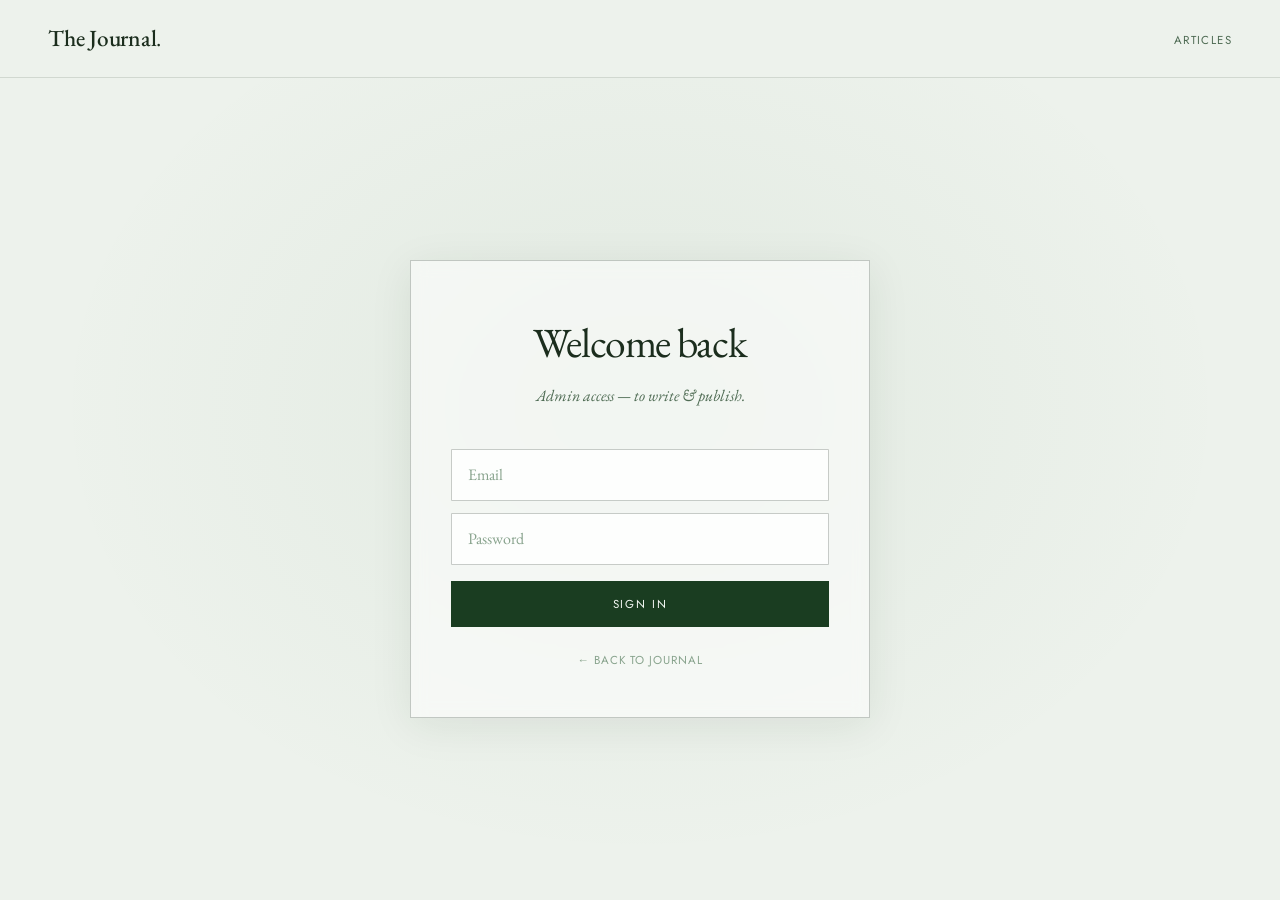
<file: front-end/pages/admim login.html>
<!DOCTYPE html>
<html lang="pt">

<head>
    <meta charset="UTF-8">
    <meta name="viewport" content="width=device-width, initial-scale=1.0">
    <title>Admin — The Journal.</title>
    <link rel="stylesheet" href="../css/styles.css">
</head>

<body>

    <div style="display: flex; flex-direction: column; min-height: 100vh;">

        <nav>
            <a class="logo" href="index.html">The Journal<span>.</span></a>
            <ul class="nav-links">
                <li><a href="articles.html">Articles</a></li>
            </ul>
        </nav>

        <div class="auth-page">
            <div class="auth-box">
                <h1>Welcome back</h1>
                <p class="auth-sub">Admin access — to write &amp; publish.</p>
                <input class="auth-field" type="email" placeholder="Email" id="auth-email">
                <input class="auth-field" type="password" placeholder="Password" id="auth-pass">
                <button class="btn-auth" onclick="login()">Sign In</button>
                <a class="back-to-journal" href="index.html">← Back to journal</a>
            </div>
        </div>

    </div>

    <div class="toast" id="toast"></div>
    <script src="../js/app.js"></script>
    <script>
        // Already logged in → skip to editor
        if (isAdmin()) window.location.href = 'admin-write.html';

        function login() {
            const email = document.getElementById('auth-email').value.trim();
            const pass = document.getElementById('auth-pass').value;

            if (email === DEMO_EMAIL && pass === DEMO_PASS) {
                localStorage.setItem(AUTH_KEY, 'true');
                window.location.href = 'admin-write.html';
            } else {
                showToast('Credenciais incorretas.');
            }
        }

        document.getElementById('auth-pass').addEventListener('keydown', e => {
            if (e.key === 'Enter') login();
        });
    </script>

</body>

</html>
</file>
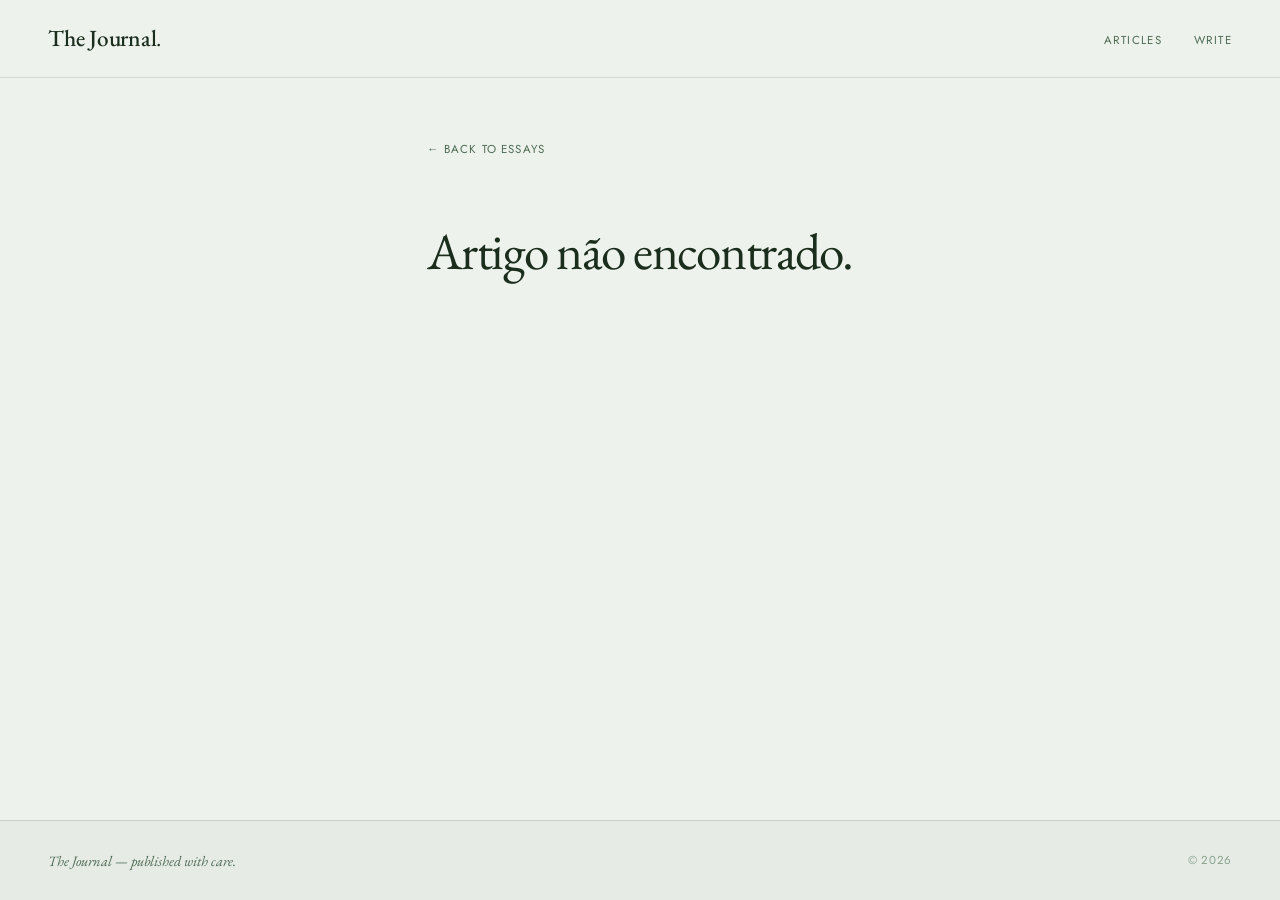
<file: front-end/pages/article.html>
<!DOCTYPE html>
<html lang="pt">

<head>
    <meta charset="UTF-8">
    <meta name="viewport" content="width=device-width, initial-scale=1.0">
    <title>Article — The Journal.</title>
    <link rel="stylesheet" href="../css/styles.css">
</head>

<body>

    <div style="display: flex; flex-direction: column; min-height: 100vh;">

        <nav>
            <a class="logo" href="../index.html">The Journal<span>.</span></a>
            <ul class="nav-links">
                <li><a href="articles.html">Articles</a></li>
                <li id="nav-write"></li>
            </ul>
        </nav>

        <div class="article-page">
            <a class="back-link" href="articles.html">← Back to essays</a>
            <p class="article-page-kicker" id="read-tag"></p>
            <h1 id="read-title">A carregar…</h1>
            <div class="article-page-meta" id="read-meta" style="display:none;">
                <span id="read-date"></span>
                <span id="read-time"></span>
            </div>
            <div class="article-body" id="read-body"></div>
        </div>

        <footer>
            <p>The Journal — published with care.</p>
            <span>© 2026</span>
        </footer>

    </div>

    <script src="../js/app.js"></script>
    <script>
        // Nav write link
        const navWrite = document.getElementById('nav-write');
        if (isAdmin()) {
            navWrite.innerHTML = '<a href="admin-write.html">Write</a>';
        } else {
            navWrite.innerHTML = '<a href="admin-login.html">Write</a>';
        }

        const params = new URLSearchParams(window.location.search);
        const idParam = params.get('id');

        function renderApiArticle(art) {
            document.title = `${art.title} — The Journal.`;
            document.getElementById('read-title').textContent = art.title;
            document.getElementById('read-date').textContent = formatDate(art.published_at);
            document.getElementById('read-time').textContent = readTime(art.content || '');
            document.getElementById('read-meta').style.display = 'flex';

            // Converte parágrafos duplos em <p>
            const body = (art.content || '')
                .split(/\n\n+/)
                .map(p => {
                    p = p.trim();
                    if (!p) return '';
                    return (p.startsWith('"') || p.startsWith('“'))
                        ? `<blockquote>${p}</blockquote>`
                        : `<p>${p}</p>`;
                })
                .join('');
            document.getElementById('read-body').innerHTML = body;
        }

        function renderLocalArticle(art) {
            document.title = `${art.title} — The Journal.`;
            document.getElementById('read-tag').textContent = art.tag || '';
            document.getElementById('read-title').textContent = art.title;
            document.getElementById('read-date').textContent = formatDate(art.date);
            document.getElementById('read-time').textContent = readTime(art.body);
            document.getElementById('read-meta').style.display = 'flex';

            document.getElementById('read-body').innerHTML = art.body
                .split('\n\n')
                .map(p => (p.startsWith('"') || p.startsWith('“'))
                    ? `<blockquote>${p}</blockquote>`
                    : `<p>${p}</p>`)
                .join('');
        }

        // Tenta API primeiro, depois localStorage
        const numericId = parseInt(idParam, 10);

        if (!isNaN(numericId) && API_BASE !== undefined) {
            apiGetArticle(numericId)
                .then(renderApiArticle)
                .catch(() => {
                    const art = getArticles()[numericId];
                    if (art) renderLocalArticle(art);
                    else document.getElementById('read-title').textContent = 'Artigo não encontrado.';
                });
        } else {
            const art = getArticles()[numericId];
            if (art) renderLocalArticle(art);
            else document.getElementById('read-title').textContent = 'Artigo não encontrado.';
        }
    </script>

</body>

</html>
</file>
<file: front-end/css/styles.css>
@import url('https://fonts.googleapis.com/css2?family=EB+Garamond:ital,wght@0,400;0,500;0,600;1,400;1,500;1,600&family=Jost:wght@300;400;500&display=swap');

*, *::before, *::after {
  box-sizing: border-box;
  margin: 0;
  padding: 0;
}

:root {
  --bg:           #edf2ec;
  --bg-card:      #e3ede5;
  --bg-hover:     rgba(46,110,55,0.05);
  --text:         #1b2d1d;
  --text-muted:   #4e6b53;
  --text-hint:    #88a38d;
  --border:       rgba(27,45,29,0.13);
  --border-strong:rgba(27,45,29,0.24);
  --green-deep:   #1a3d21;
  --green-mid:    #2d6a34;
  --green-light:  #d6e9d8;
  --serif: 'EB Garamond', Georgia, serif;
  --sans:  'Jost', sans-serif;
}

html {
  scroll-behavior: smooth;
}

::selection {
  background: var(--green-light);
  color: var(--green-deep);
}

body {
  background: var(--bg);
  color: var(--text);
  font-family: var(--serif);
  font-size: 17px;
  line-height: 1.6;
  min-height: 100vh;
}

:focus-visible {
  outline: 2px solid var(--green-mid);
  outline-offset: 3px;
}

/* ── Nav ── */
nav {
  position: sticky;
  top: 0;
  z-index: 50;
  display: flex;
  align-items: center;
  justify-content: space-between;
  padding: 1.25rem 3rem;
  background: rgba(237, 242, 236, 0.88);
  backdrop-filter: blur(14px);
  -webkit-backdrop-filter: blur(14px);
  border-bottom: 0.5px solid var(--border);
}

.logo {
  font-family: var(--serif);
  font-size: 1.45rem;
  font-weight: 500;
  letter-spacing: -0.01em;
  color: var(--text);
  text-decoration: none;
  cursor: pointer;
  transition: color 0.2s;
}
.logo:hover { color: var(--green-mid); }
.logo span  { font-weight: 400; }

.nav-links {
  display: flex;
  gap: 2rem;
  list-style: none;
}

.nav-links a {
  font-family: var(--sans);
  font-size: 0.72rem;
  letter-spacing: 0.12em;
  font-weight: 400;
  text-transform: uppercase;
  color: var(--text-muted);
  text-decoration: none;
  cursor: pointer;
  transition: color 0.2s;
  position: relative;
}
.nav-links a::after {
  content: '';
  position: absolute;
  bottom: -3px;
  left: 0;
  right: 0;
  height: 1px;
  background: var(--green-mid);
  transform: scaleX(0);
  transition: transform 0.25s;
}
.nav-links a:hover        { color: var(--text); }
.nav-links a:hover::after { transform: scaleX(1); }

/* ── Hero ── */
.hero {
  flex: 1;
  display: flex;
  flex-direction: column;
  align-items: center;
  justify-content: center;
  text-align: center;
  padding: 6rem 2rem 4rem;
  background: radial-gradient(ellipse at 50% 60%, rgba(46,106,52,0.07) 0%, transparent 70%);
}

.hero-kicker {
  font-family: var(--sans);
  font-size: 0.65rem;
  letter-spacing: 0.22em;
  font-weight: 400;
  color: var(--green-mid);
  text-transform: uppercase;
  margin-bottom: 1.6rem;
}

.hero-title {
  font-family: var(--serif);
  font-size: clamp(2.8rem, 6vw, 4.8rem);
  font-weight: 400;
  line-height: 1.08;
  letter-spacing: -0.025em;
  max-width: 720px;
  color: var(--text);
}
.hero-title em {
  font-style: italic;
  color: var(--green-mid);
}

.hero-sub {
  margin-top: 2rem;
  font-size: 1.05rem;
  color: var(--text-muted);
  max-width: 440px;
  line-height: 1.75;
  font-family: var(--serif);
}

/* ── Divider ── */
.divider {
  border: none;
  border-top: 0.5px solid var(--border);
  margin: 0 3rem;
}

/* ── Essays section ── */
.essays-section {
  padding: 3rem 3rem 2rem;
}

.essays-header {
  display: flex;
  align-items: baseline;
  justify-content: space-between;
  margin-bottom: 2rem;
}

.essays-header h2 {
  font-family: var(--serif);
  font-size: 1.8rem;
  font-weight: 400;
}

.essays-count {
  font-family: var(--serif);
  font-style: italic;
  font-size: 0.95rem;
  color: var(--text-hint);
}

/* Loading state */
.loading-state {
  padding: 3rem 2rem;
  text-align: center;
  font-family: var(--sans);
  font-size: 0.75rem;
  letter-spacing: 0.12em;
  text-transform: uppercase;
  color: var(--text-hint);
}

/* Empty state */
.empty-state {
  border: 1px dashed var(--border-strong);
  padding: 3.5rem 2rem;
  text-align: center;
  background: rgba(46,106,52,0.02);
}
.empty-state p:first-child {
  font-style: italic;
  font-size: 1.2rem;
  color: var(--text-muted);
  margin-bottom: 0.5rem;
}
.empty-state p:last-child {
  font-family: var(--sans);
  font-size: 0.78rem;
  color: var(--text-hint);
  letter-spacing: 0.04em;
}

/* Article cards */
.article-card {
  border-top: 0.5px solid var(--border);
  padding: 1.85rem 1rem;
  margin: 0 -1rem;
  cursor: pointer;
  border-radius: 2px;
  transition: background 0.22s;
}
.article-card:hover {
  background: var(--bg-hover);
}
.article-card:last-child {
  border-bottom: 0.5px solid var(--border);
}

.article-meta {
  display: flex;
  align-items: center;
  gap: 1rem;
  margin-bottom: 0.65rem;
}

.article-date {
  font-family: var(--sans);
  font-size: 0.7rem;
  letter-spacing: 0.1em;
  color: var(--text-hint);
  text-transform: uppercase;
}

.article-tag {
  font-family: var(--sans);
  font-size: 0.62rem;
  letter-spacing: 0.08em;
  color: var(--green-mid);
  text-transform: uppercase;
  border: 0.5px solid rgba(45,106,52,0.35);
  padding: 2px 8px;
  background: rgba(45,106,52,0.06);
}

.article-title {
  font-family: var(--serif);
  font-size: 1.55rem;
  font-weight: 400;
  letter-spacing: -0.015em;
  line-height: 1.2;
  margin-bottom: 0.5rem;
  transition: color 0.2s;
}
.article-card:hover .article-title {
  color: var(--green-mid);
}

.article-excerpt {
  font-size: 0.95rem;
  color: var(--text-muted);
  line-height: 1.65;
  max-width: 600px;
}

/* ── Newsletter ── */
.newsletter-section {
  padding: 5rem 3rem;
  text-align: center;
  background: linear-gradient(to bottom, var(--bg), var(--bg-card));
  border-top: 0.5px solid var(--border);
}

.newsletter-kicker {
  font-family: var(--sans);
  font-size: 0.65rem;
  letter-spacing: 0.22em;
  font-weight: 400;
  color: var(--green-mid);
  text-transform: uppercase;
  margin-bottom: 1.2rem;
}

.newsletter-title {
  font-family: var(--serif);
  font-size: clamp(2rem, 4vw, 3rem);
  font-weight: 400;
  line-height: 1.15;
  letter-spacing: -0.025em;
  max-width: 600px;
  margin: 0 auto 1rem;
}
.newsletter-title em {
  font-style: italic;
  color: var(--green-mid);
}

.newsletter-sub {
  font-size: 0.95rem;
  color: var(--text-muted);
  margin-bottom: 2.5rem;
  line-height: 1.7;
}

.newsletter-form {
  display: flex;
  max-width: 420px;
  margin: 0 auto;
  box-shadow: 0 4px 24px rgba(27,45,29,0.08);
}

.newsletter-form input {
  flex: 1;
  padding: 0.85rem 1.1rem;
  font-family: var(--serif);
  font-size: 0.95rem;
  background: #fff;
  border: 0.5px solid var(--border-strong);
  border-right: none;
  color: var(--text);
  outline: none;
  transition: border-color 0.2s;
}
.newsletter-form input::placeholder { color: var(--text-hint); }
.newsletter-form input:focus        { border-color: var(--green-mid); }

.btn-subscribe {
  padding: 0.85rem 1.6rem;
  background: var(--green-deep);
  color: #f4f8f4;
  font-family: var(--sans);
  font-size: 0.7rem;
  letter-spacing: 0.14em;
  text-transform: uppercase;
  font-weight: 400;
  border: none;
  cursor: pointer;
  transition: background 0.2s;
}
.btn-subscribe:hover { background: var(--green-mid); }

/* ── Footer ── */
footer {
  border-top: 0.5px solid var(--border);
  padding: 1.75rem 3rem;
  display: flex;
  align-items: center;
  justify-content: space-between;
  background: rgba(27,45,29,0.03);
}

footer p {
  font-family: var(--serif);
  font-style: italic;
  font-size: 0.9rem;
  color: var(--text-muted);
}

footer span {
  font-family: var(--sans);
  font-size: 0.72rem;
  color: var(--text-hint);
  letter-spacing: 0.06em;
}

/* ── Page header ── */
.page-header {
  padding: 3rem 3rem 0;
}
.page-header h1 {
  font-family: var(--serif);
  font-size: 2.6rem;
  font-weight: 400;
  letter-spacing: -0.025em;
}

/* ── Article read page ── */
.article-page {
  max-width: 700px;
  margin: 0 auto;
  padding: 3.5rem 2rem 6rem;
  flex: 1;
}

.back-link {
  font-family: var(--sans);
  font-size: 0.72rem;
  letter-spacing: 0.1em;
  color: var(--text-muted);
  text-decoration: none;
  cursor: pointer;
  display: inline-flex;
  align-items: center;
  gap: 0.3rem;
  margin-bottom: 3rem;
  transition: color 0.2s;
  text-transform: uppercase;
}
.back-link:hover { color: var(--green-mid); }

.article-page-kicker {
  font-family: var(--sans);
  font-size: 0.63rem;
  letter-spacing: 0.2em;
  color: var(--green-mid);
  text-transform: uppercase;
  margin-bottom: 1rem;
}

.article-page h1 {
  font-family: var(--serif);
  font-size: clamp(2.2rem, 4.5vw, 3.2rem);
  font-weight: 400;
  line-height: 1.08;
  letter-spacing: -0.025em;
  margin-bottom: 1.6rem;
  color: var(--text);
}

.article-page-meta {
  display: flex;
  align-items: center;
  gap: 1.5rem;
  padding-bottom: 2.5rem;
  border-bottom: 0.5px solid var(--border);
  margin-bottom: 3rem;
}
.article-page-meta span {
  font-family: var(--sans);
  font-size: 0.7rem;
  letter-spacing: 0.1em;
  color: var(--text-hint);
  text-transform: uppercase;
}

.article-body p {
  margin-bottom: 1.6rem;
  font-size: 1.08rem;
  line-height: 1.82;
  color: var(--text);
}
.article-body p.lead {
  font-size: 1.22rem;
  line-height: 1.7;
}
.article-body blockquote {
  border-left: 2px solid var(--green-mid);
  margin: 2.5rem 0;
  padding-left: 1.75rem;
  font-style: italic;
  font-size: 1.18rem;
  color: var(--text-muted);
  line-height: 1.65;
}

/* ── Auth page ── */
.auth-page {
  flex: 1;
  display: flex;
  flex-direction: column;
  align-items: center;
  justify-content: center;
  padding: 4rem 2rem;
  background: radial-gradient(ellipse at 50% 40%, rgba(46,106,52,0.06) 0%, transparent 65%);
}

.auth-box {
  width: 100%;
  max-width: 460px;
  text-align: center;
  background: rgba(255,255,255,0.55);
  border: 0.5px solid var(--border-strong);
  padding: 3rem 2.5rem;
  backdrop-filter: blur(8px);
  -webkit-backdrop-filter: blur(8px);
  box-shadow: 0 8px 40px rgba(27,45,29,0.08);
}

.auth-box h1 {
  font-family: var(--serif);
  font-size: 2.6rem;
  font-weight: 400;
  letter-spacing: -0.025em;
  margin-bottom: 0.5rem;
  color: var(--text);
}

.auth-box .auth-sub {
  font-style: italic;
  font-size: 1rem;
  color: var(--text-muted);
  margin-bottom: 2.5rem;
  line-height: 1.6;
}

.auth-field {
  width: 100%;
  padding: 0.9rem 1rem;
  font-family: var(--serif);
  font-size: 1rem;
  background: rgba(255,255,255,0.8);
  border: 0.5px solid var(--border-strong);
  color: var(--text);
  outline: none;
  display: block;
  margin-bottom: 0.75rem;
  transition: border-color 0.2s, box-shadow 0.2s;
  border-radius: 1px;
}
.auth-field::placeholder { color: var(--text-hint); }
.auth-field:focus {
  border-color: var(--green-mid);
  box-shadow: 0 0 0 3px rgba(45,106,52,0.1);
}

.btn-auth {
  width: 100%;
  padding: 0.95rem;
  background: var(--green-deep);
  color: #f4f8f4;
  font-family: var(--sans);
  font-size: 0.72rem;
  letter-spacing: 0.16em;
  text-transform: uppercase;
  font-weight: 400;
  border: none;
  cursor: pointer;
  margin-top: 0.25rem;
  transition: background 0.2s;
}
.btn-auth:hover { background: var(--green-mid); }

.auth-signup {
  margin-top: 1.4rem;
  font-family: var(--sans);
  font-size: 0.78rem;
  color: var(--text-hint);
}
.auth-signup a {
  color: var(--green-mid);
  text-decoration: underline;
  cursor: pointer;
}
.auth-signup a:hover { color: var(--text); }

.auth-footer {
  margin-top: 1.5rem;
  font-family: var(--sans);
  font-size: 0.78rem;
  color: var(--text-hint);
}
.auth-footer a {
  color: var(--text-muted);
  text-decoration: underline;
  cursor: pointer;
}
.auth-footer a:hover { color: var(--text); }

.back-to-journal {
  display: block;
  margin-top: 1.5rem;
  font-family: var(--sans);
  font-size: 0.72rem;
  letter-spacing: 0.08em;
  color: var(--text-hint);
  cursor: pointer;
  text-decoration: none;
  transition: color 0.2s;
  text-transform: uppercase;
}
.back-to-journal:hover { color: var(--green-mid); }

/* ── Write page ── */
.write-page {
  flex: 1;
  display: flex;
  flex-direction: column;
  padding: 3rem;
  max-width: 780px;
  width: 100%;
  margin: 0 auto;
}

.write-toolbar {
  display: flex;
  align-items: center;
  justify-content: space-between;
  margin-bottom: 2.5rem;
  padding-bottom: 1.5rem;
  border-bottom: 0.5px solid var(--border);
}

.write-toolbar span {
  font-family: var(--sans);
  font-size: 0.7rem;
  letter-spacing: 0.14em;
  text-transform: uppercase;
  color: var(--text-hint);
}

.write-actions { display: flex; gap: 0.75rem; }

.btn-outline {
  padding: 0.52rem 1.1rem;
  background: transparent;
  color: var(--text-muted);
  font-family: var(--sans);
  font-size: 0.7rem;
  letter-spacing: 0.1em;
  text-transform: uppercase;
  border: 0.5px solid var(--border-strong);
  cursor: pointer;
  transition: all 0.2s;
  text-decoration: none;
  display: inline-block;
}
.btn-outline:hover {
  background: var(--bg-hover);
  color: var(--text);
  border-color: var(--green-mid);
}

.btn-publish {
  padding: 0.52rem 1.25rem;
  background: var(--green-deep);
  color: #f4f8f4;
  font-family: var(--sans);
  font-size: 0.7rem;
  letter-spacing: 0.1em;
  text-transform: uppercase;
  border: none;
  cursor: pointer;
  transition: background 0.2s;
}
.btn-publish:hover { background: var(--green-mid); }

.write-title-input {
  font-family: var(--serif);
  font-size: 2.8rem;
  font-weight: 400;
  letter-spacing: -0.025em;
  line-height: 1.1;
  color: var(--text);
  background: transparent;
  border: none;
  outline: none;
  width: 100%;
  margin-bottom: 1.5rem;
  resize: none;
}
.write-title-input::placeholder { color: var(--text-hint); }

.write-tag-input {
  font-family: var(--sans);
  font-size: 0.7rem;
  letter-spacing: 0.14em;
  text-transform: uppercase;
  color: var(--text-muted);
  background: transparent;
  border: none;
  border-bottom: 0.5px solid var(--border);
  outline: none;
  width: 100%;
  padding: 0.4rem 0;
  margin-bottom: 2rem;
  transition: border-color 0.2s;
}
.write-tag-input::placeholder { color: var(--text-hint); }
.write-tag-input:focus       { border-color: var(--green-mid); }

.write-excerpt-input {
  font-family: var(--serif);
  font-size: 1rem;
  line-height: 1.65;
  color: var(--text-muted);
  background: transparent;
  border: none;
  border-bottom: 0.5px solid var(--border);
  outline: none;
  width: 100%;
  padding: 0.4rem 0;
  margin-bottom: 1.75rem;
  resize: none;
  min-height: 56px;
  transition: border-color 0.2s;
}
.write-excerpt-input::placeholder { color: var(--text-hint); }
.write-excerpt-input:focus        { border-color: var(--green-mid); }

.write-body-input {
  font-family: var(--serif);
  font-size: 1.12rem;
  line-height: 1.85;
  color: var(--text);
  background: transparent;
  border: none;
  outline: none;
  width: 100%;
  flex: 1;
  min-height: 420px;
  resize: none;
}
.write-body-input::placeholder { color: var(--text-hint); }

/* ── Flash messages ── */
.flash {
  padding: 0.9rem 3rem;
  font-family: var(--sans);
  font-size: 0.78rem;
  letter-spacing: 0.04em;
}
.flash-success {
  background: rgba(45,106,52,0.1);
  color: #1a4d22;
  border-bottom: 0.5px solid rgba(45,106,52,0.25);
}
.flash-danger {
  background: rgba(155,28,28,0.08);
  color: #7a1515;
  border-bottom: 0.5px solid rgba(155,28,28,0.2);
}
.flash-warning {
  background: rgba(130,100,20,0.08);
  color: #6b5210;
  border-bottom: 0.5px solid rgba(130,100,20,0.2);
}

/* ── Admin panel ── */
.admin-section {
  padding: 3rem;
  flex: 1;
}

.admin-toolbar {
  display: flex;
  align-items: center;
  justify-content: space-between;
  margin-bottom: 2.5rem;
  padding-bottom: 1.5rem;
  border-bottom: 0.5px solid var(--border);
}

.admin-article-row {
  display: flex;
  align-items: center;
  justify-content: space-between;
  padding: 1.3rem 1rem;
  margin: 0 -1rem;
  border-top: 0.5px solid var(--border);
  gap: 1rem;
  transition: background 0.2s;
  border-radius: 2px;
}
.admin-article-row:hover        { background: var(--bg-hover); }
.admin-article-row:last-child   { border-bottom: 0.5px solid var(--border); }

.admin-article-title {
  font-family: var(--serif);
  font-size: 1.1rem;
  font-weight: 400;
  margin-bottom: 0.3rem;
  transition: color 0.2s;
}
.admin-article-row:hover .admin-article-title { color: var(--green-mid); }

.admin-article-meta {
  font-family: var(--sans);
  font-size: 0.67rem;
  letter-spacing: 0.08em;
  color: var(--text-hint);
  text-transform: uppercase;
  display: flex;
  align-items: center;
  gap: 0.5rem;
}

.status-badge {
  font-family: var(--sans);
  font-size: 0.58rem;
  letter-spacing: 0.1em;
  text-transform: uppercase;
  padding: 2px 7px;
  border: 0.5px solid;
}
.status-badge-draft {
  color: var(--text-hint);
  border-color: var(--border-strong);
}
.status-badge-published {
  color: var(--green-mid);
  border-color: rgba(45,106,52,0.4);
  background: rgba(45,106,52,0.07);
}

.admin-actions {
  display: flex;
  gap: 0.5rem;
  flex-shrink: 0;
}

.btn-sm {
  padding: 0.35rem 0.85rem;
  font-family: var(--sans);
  font-size: 0.64rem;
  letter-spacing: 0.08em;
  text-transform: uppercase;
  cursor: pointer;
  border: 0.5px solid var(--border-strong);
  background: transparent;
  color: var(--text-muted);
  transition: all 0.2s;
  text-decoration: none;
  display: inline-block;
}
.btn-sm:hover {
  background: var(--bg-hover);
  color: var(--text);
  border-color: var(--green-mid);
}
.btn-sm-danger {
  border-color: rgba(155,28,28,0.28);
  color: #882020;
}
.btn-sm-danger:hover {
  background: rgba(155,28,28,0.06);
  border-color: rgba(155,28,28,0.4);
}
.btn-sm-primary {
  background: var(--green-deep);
  color: #f4f8f4;
  border-color: var(--green-deep);
}
.btn-sm-primary:hover {
  background: var(--green-mid);
  border-color: var(--green-mid);
  color: #f4f8f4;
}

/* ── Toast ── */
.toast {
  position: fixed;
  bottom: 2rem;
  left: 50%;
  transform: translateX(-50%) translateY(4rem);
  background: var(--green-deep);
  color: #f4f8f4;
  font-family: var(--sans);
  font-size: 0.75rem;
  letter-spacing: 0.08em;
  padding: 0.8rem 1.75rem;
  opacity: 0;
  transition: all 0.3s cubic-bezier(0.34,1.56,0.64,1);
  pointer-events: none;
  z-index: 100;
  box-shadow: 0 4px 20px rgba(27,45,29,0.2);
}
.toast.show {
  opacity: 1;
  transform: translateX(-50%) translateY(0);
}

/* ── Hero Featured ── */
.hero-featured {
  position: relative;
  min-height: 420px;
  display: flex;
  align-items: flex-end;
  overflow: hidden;
}
.hero-featured-overlay {
  position: absolute;
  inset: 0;
  background: linear-gradient(to top, rgba(10,24,12,0.85) 0%, rgba(10,24,12,0.3) 60%, transparent 100%);
  pointer-events: none;
}
.hero-featured-inner {
  position: relative;
  z-index: 2;
  padding: 3.5rem 4rem;
  max-width: 720px;
}
.hero-feat-tag {
  font-family: var(--sans);
  font-size: 0.62rem;
  letter-spacing: 0.2em;
  text-transform: uppercase;
  color: var(--green-light);
  background: rgba(45,106,52,0.45);
  padding: 3px 10px;
  display: inline-block;
  margin-bottom: 1.2rem;
  border: 0.5px solid rgba(214,233,216,0.3);
}
.hero-feat-title {
  font-family: var(--serif);
  font-size: clamp(2.2rem, 5vw, 3.8rem);
  font-weight: 400;
  line-height: 1.08;
  letter-spacing: -0.025em;
  color: #f4f8f4;
  margin-bottom: 1.2rem;
}
.hero-feat-title em { font-style: italic; color: var(--green-light); }
.hero-feat-sub {
  font-family: var(--serif);
  font-size: 1.05rem;
  color: rgba(244,248,244,0.75);
  line-height: 1.7;
  margin-bottom: 1.8rem;
}
.hero-feat-meta {
  font-family: var(--sans);
  font-size: 0.68rem;
  letter-spacing: 0.1em;
  color: rgba(244,248,244,0.65);
  text-transform: uppercase;
  display: flex;
  align-items: center;
  gap: 0.6rem;
  margin-bottom: 1.5rem;
}
.hero-feat-dot { opacity: 0.4; }
.hero-feat-read {
  font-family: var(--sans);
  font-size: 0.7rem;
  letter-spacing: 0.14em;
  text-transform: uppercase;
  color: #f4f8f4;
  text-decoration: none;
  border-bottom: 0.5px solid rgba(244,248,244,0.45);
  padding-bottom: 2px;
  transition: color 0.2s, border-color 0.2s;
}
.hero-feat-read:hover { color: var(--green-light); border-color: var(--green-light); }

/* ── Quick bar ── */
.quick-bar {
  display: grid;
  grid-template-columns: repeat(3, 1fr);
  border-top: 0.5px solid var(--border);
  border-bottom: 0.5px solid var(--border);
}
.quick-bar-item {
  display: flex;
  align-items: center;
  gap: 1rem;
  padding: 1.25rem 1.75rem;
  border-right: 0.5px solid var(--border);
  transition: background 0.2s;
}
.quick-bar-item:last-child { border-right: none; }
.quick-bar-item:hover { background: var(--bg-hover); }
.quick-bar-thumb {
  width: 56px;
  height: 56px;
  flex-shrink: 0;
  border-radius: 6px;
  display: flex;
  align-items: center;
  justify-content: center;
}
.quick-bar-thumb--ig {
  background: linear-gradient(45deg, #f09433 0%, #e6683c 25%, #dc2743 50%, #cc2366 75%, #bc1888 100%);
}
.quick-bar-thumb--tt {
  background: #010101;
}
.quick-bar-text h4 {
  font-family: var(--serif);
  font-size: 1rem;
  font-weight: 500;
  margin-bottom: 0.2rem;
  color: var(--text);
}
.quick-bar-text p {
  font-family: var(--sans);
  font-size: 0.75rem;
  color: var(--text-muted);
  line-height: 1.5;
}
.quick-bar-text a {
  color: var(--green-mid);
  text-decoration: underline;
  text-underline-offset: 2px;
  font-weight: 500;
}
.quick-bar-text a:hover { color: var(--green-deep); }

/* ── Main layout (two-column) ── */
.main-layout {
  display: grid;
  grid-template-columns: 1fr 320px;
  gap: 0;
  min-height: 60vh;
}
.articles-col {
  padding: 2.5rem 3rem;
  border-right: 0.5px solid var(--border);
}
.page-header-mag {
  display: flex;
  align-items: baseline;
  justify-content: space-between;
  margin-bottom: 2rem;
  padding-bottom: 1.25rem;
  border-bottom: 0.5px solid var(--border);
}
.page-header-mag h1 {
  font-family: var(--serif);
  font-size: 2rem;
  font-weight: 400;
  letter-spacing: -0.02em;
}

/* ── Card large ── */
.card-large {
  display: flex;
  flex-direction: column;
  text-decoration: none;
  margin-bottom: 2rem;
  border: 0.5px solid var(--border);
  overflow: hidden;
  transition: box-shadow 0.25s;
}
.card-large:hover { box-shadow: 0 6px 28px rgba(27,45,29,0.1); }
.card-large-img {
  width: 100%;
  height: 260px;
  position: relative;
  display: flex;
  align-items: flex-start;
  padding: 1rem 1.25rem;
}
.card-tag {
  font-family: var(--sans);
  font-size: 0.58rem;
  letter-spacing: 0.18em;
  text-transform: uppercase;
  color: #f4f8f4;
  background: rgba(27,45,29,0.55);
  padding: 3px 9px;
  border: 0.5px solid rgba(244,248,244,0.25);
}
.card-large-body {
  padding: 1.5rem 1.5rem 1.25rem;
  background: var(--bg-card);
}
.card-large-body h2 {
  font-family: var(--serif);
  font-size: 1.75rem;
  font-weight: 400;
  letter-spacing: -0.02em;
  line-height: 1.15;
  color: var(--text);
  margin-bottom: 0.65rem;
  transition: color 0.2s;
}
.card-large:hover .card-large-body h2 { color: var(--green-mid); }

/* ── Card small ── */
.card-grid {
  display: grid;
  grid-template-columns: repeat(2, 1fr);
  gap: 1.25rem;
}
.card-small {
  display: flex;
  flex-direction: column;
  text-decoration: none;
  border: 0.5px solid var(--border);
  overflow: hidden;
  transition: box-shadow 0.25s;
}
.card-small:hover { box-shadow: 0 4px 18px rgba(27,45,29,0.09); }
.card-small-img {
  width: 100%;
  height: 150px;
  display: flex;
  align-items: flex-start;
  padding: 0.75rem 1rem;
}
.card-small-body {
  padding: 1rem 1rem 0.9rem;
  background: var(--bg-card);
  flex: 1;
}
.card-small-body h3 {
  font-family: var(--serif);
  font-size: 1.15rem;
  font-weight: 400;
  line-height: 1.2;
  color: var(--text);
  margin-bottom: 0.45rem;
  transition: color 0.2s;
}
.card-small:hover .card-small-body h3 { color: var(--green-mid); }

/* Shared card parts */
.card-excerpt {
  font-family: var(--serif);
  font-size: 0.92rem;
  color: var(--text-muted);
  line-height: 1.6;
  margin-bottom: 0.85rem;
}
.card-meta {
  font-family: var(--sans);
  font-size: 0.65rem;
  letter-spacing: 0.08em;
  text-transform: uppercase;
  color: var(--text-hint);
  display: flex;
  align-items: center;
  gap: 0.5rem;
}
.card-dot { opacity: 0.4; }

/* ── Sidebar ── */
.sidebar {
  padding: 2rem 1.75rem;
  background: var(--bg-card);
  display: flex;
  flex-direction: column;
  gap: 0;
}
.sidebar-section {
  padding: 1.75rem 0;
  border-bottom: 0.5px solid var(--border);
}
.sidebar-section:first-child { padding-top: 0; }
.sidebar-section:last-child  { border-bottom: none; }

.sidebar-profile {
  text-align: center;
}
.sidebar-avatar {
  width: 64px;
  height: 64px;
  border-radius: 50%;
  background: linear-gradient(135deg, var(--green-deep), var(--green-mid));
  color: #f4f8f4;
  font-family: var(--serif);
  font-size: 1.8rem;
  font-weight: 400;
  display: flex;
  align-items: center;
  justify-content: center;
  margin: 0 auto 1rem;
}
.sidebar-profile h3 {
  font-family: var(--serif);
  font-size: 1.25rem;
  font-weight: 500;
  margin-bottom: 0.6rem;
  color: var(--text);
}
.sidebar-profile p {
  font-family: var(--serif);
  font-size: 0.88rem;
  color: var(--text-muted);
  line-height: 1.65;
  margin-bottom: 0.75rem;
}
.sidebar-sig {
  font-family: var(--serif);
  font-style: italic;
  font-size: 0.82rem;
  color: var(--text-hint);
}

.sidebar-section-title {
  font-family: var(--serif);
  font-size: 1rem;
  font-weight: 500;
  margin-bottom: 1rem;
  color: var(--text);
  line-height: 1.4;
}
.sidebar-section-title em {
  font-style: italic;
  color: var(--green-mid);
}

.sidebar-nl-form {
  display: flex;
  flex-direction: column;
  gap: 0.6rem;
}
.sidebar-nl-form input {
  padding: 0.7rem 0.85rem;
  font-family: var(--serif);
  font-size: 0.9rem;
  background: #fff;
  border: 0.5px solid var(--border-strong);
  color: var(--text);
  outline: none;
  transition: border-color 0.2s;
}
.sidebar-nl-form input::placeholder { color: var(--text-hint); }
.sidebar-nl-form input:focus { border-color: var(--green-mid); }
.sidebar-nl-form button {
  padding: 0.7rem;
  background: var(--green-deep);
  color: #f4f8f4;
  font-family: var(--sans);
  font-size: 0.68rem;
  letter-spacing: 0.16em;
  text-transform: uppercase;
  border: none;
  cursor: pointer;
  transition: background 0.2s;
}
.sidebar-nl-form button:hover { background: var(--green-mid); }

.sidebar-popular {
  list-style: none;
  display: flex;
  flex-direction: column;
  gap: 0.85rem;
}
.sidebar-popular li a {
  display: flex;
  align-items: flex-start;
  gap: 0.75rem;
  text-decoration: none;
  transition: opacity 0.2s;
}
.sidebar-popular li a:hover { opacity: 0.72; }

/* ── Social buttons ── */
.sidebar-socials {
  display: flex;
  gap: 0.6rem;
  justify-content: center;
  margin-top: 1rem;
  flex-wrap: wrap;
}
.social-btn {
  display: inline-flex;
  align-items: center;
  gap: 0.4rem;
  padding: 0.45rem 0.9rem;
  font-family: var(--sans);
  font-size: 0.68rem;
  letter-spacing: 0.1em;
  text-transform: uppercase;
  color: var(--text-muted);
  border: 0.5px solid var(--border-strong);
  text-decoration: none;
  transition: all 0.2s;
  background: rgba(255,255,255,0.5);
}
.social-btn:hover {
  background: var(--green-deep);
  color: #f4f8f4;
  border-color: var(--green-deep);
}
.pop-num {
  font-family: var(--serif);
  font-size: 1.5rem;
  font-weight: 400;
  color: var(--green-light);
  line-height: 1;
  flex-shrink: 0;
  min-width: 24px;
}
.pop-title {
  font-family: var(--serif);
  font-size: 0.9rem;
  color: var(--text);
  line-height: 1.4;
  padding-top: 0.15rem;
}

/* ── Responsive ── */
@media (max-width: 640px) {
  nav {
    padding: 1rem 1.5rem;
  }
  .hero {
    padding: 3.5rem 1.5rem 2.5rem;
  }
  .divider {
    margin: 0 1.5rem;
  }
  .essays-section,
  .newsletter-section,
  .admin-section {
    padding-left: 1.5rem;
    padding-right: 1.5rem;
  }
  footer {
    padding: 1.25rem 1.5rem;
    flex-direction: column;
    gap: 0.5rem;
    text-align: center;
  }
  .newsletter-form {
    flex-direction: column;
    box-shadow: none;
  }
  .newsletter-form input {
    border-right: 0.5px solid var(--border-strong);
    border-bottom: none;
  }
  .write-page {
    padding: 1.5rem;
  }
  .write-title-input {
    font-size: 2rem;
  }
  .auth-box {
    padding: 2rem 1.5rem;
  }
  .flash {
    padding: 0.8rem 1.5rem;
  }
  .admin-toolbar {
    flex-direction: column;
    align-items: flex-start;
    gap: 1rem;
  }
  .main-layout {
    grid-template-columns: 1fr;
  }
  .articles-col {
    padding: 1.5rem;
    border-right: none;
    border-bottom: 0.5px solid var(--border);
  }
  .card-grid {
    grid-template-columns: 1fr;
  }
  .quick-bar {
    grid-template-columns: 1fr;
  }
  .quick-bar-item {
    border-right: none;
    border-bottom: 0.5px solid var(--border);
  }
  .quick-bar-item:last-child { border-bottom: none; }
  .hero-featured-inner {
    padding: 2rem 1.5rem;
  }
  .sidebar {
    padding: 1.5rem;
  }
}
</file>
